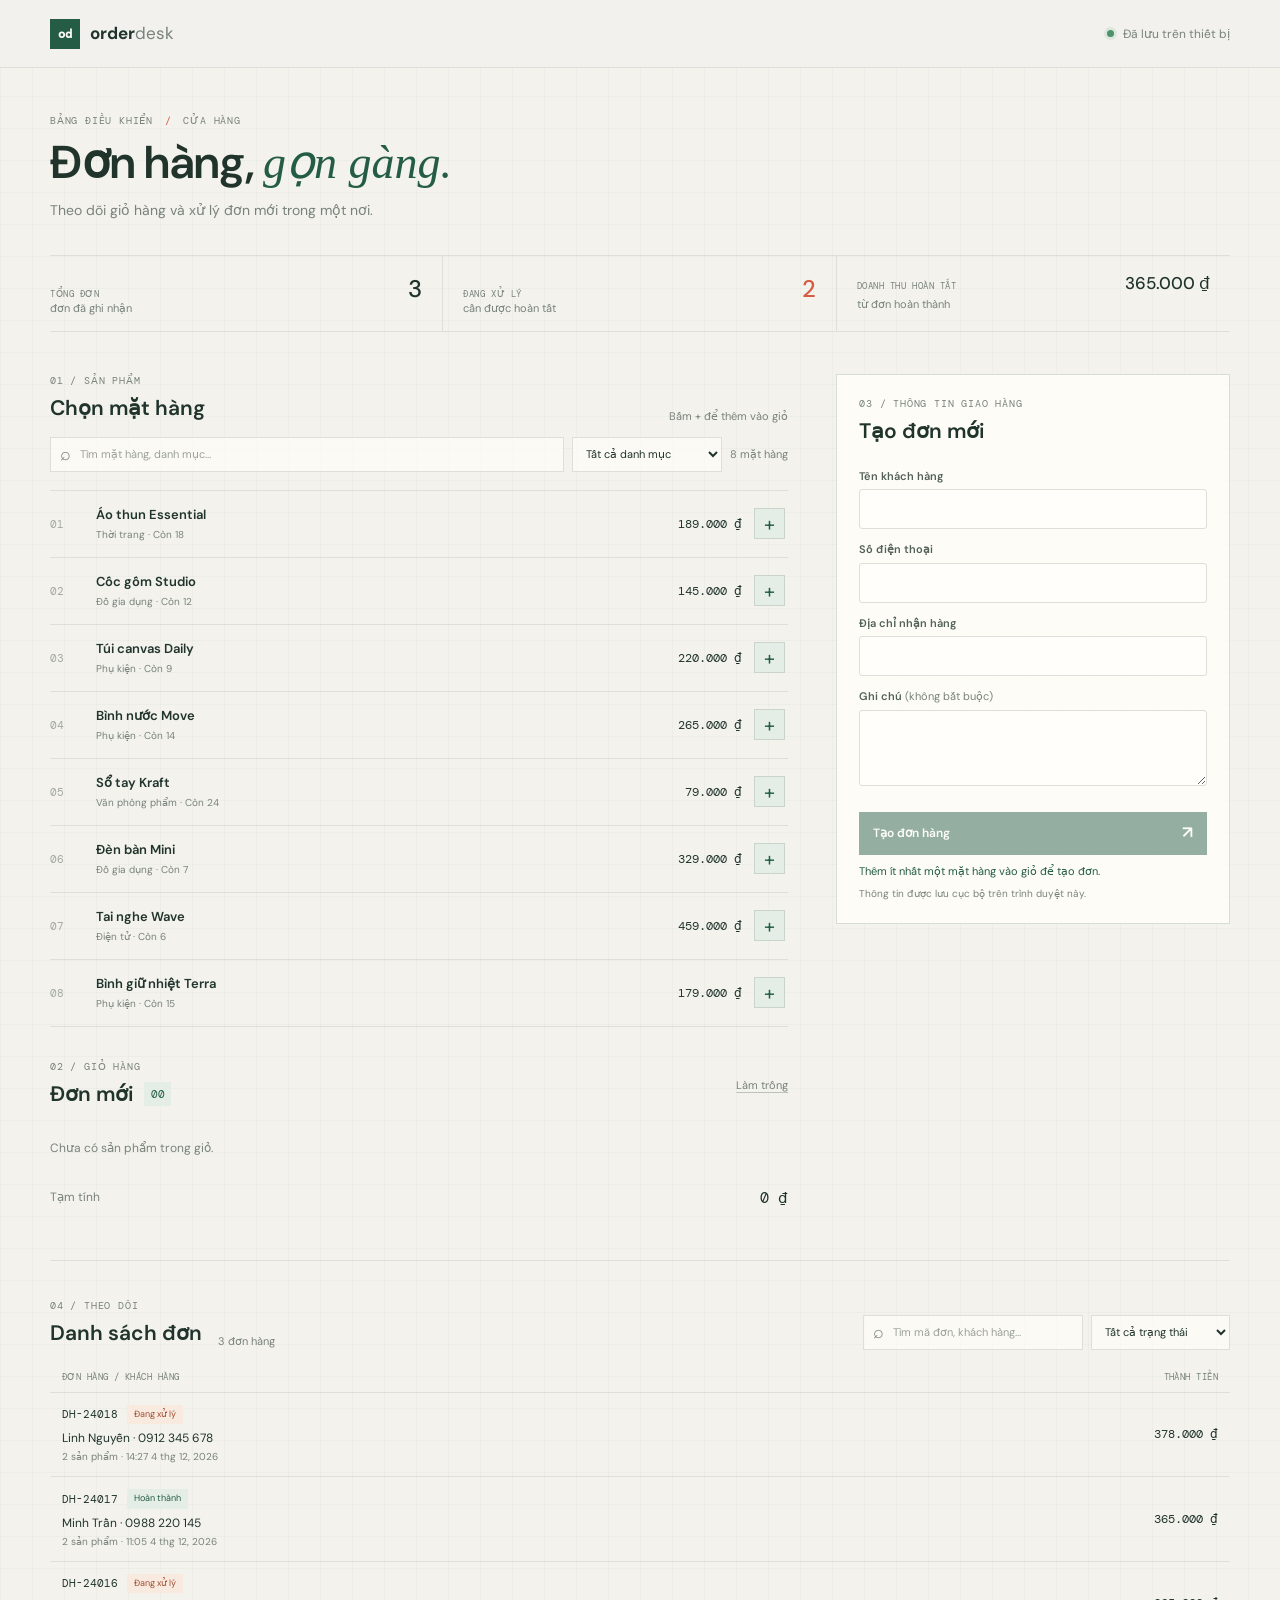
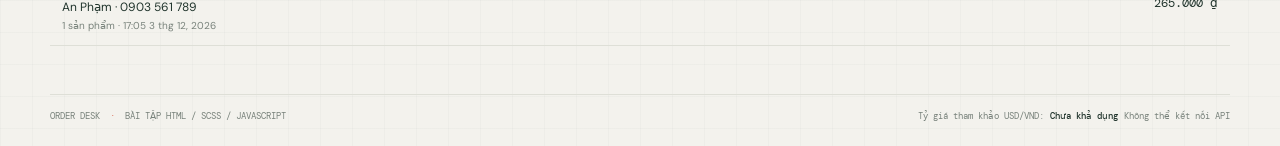
<file: Buoi1/index.html>
<!DOCTYPE html>
<html lang="vi">
  <head>
    <meta charset="UTF-8" />
    <meta http-equiv="refresh" content="0; url=order-management-site/index.html" />
    <title>Redirecting...</title>
  </head>
  <body>
    <p>Đang chuyển tới trang web...</p>
    <script>
      window.location.href = 'order-management-site/index.html';
    </script>
  </body>
</html>
</file>
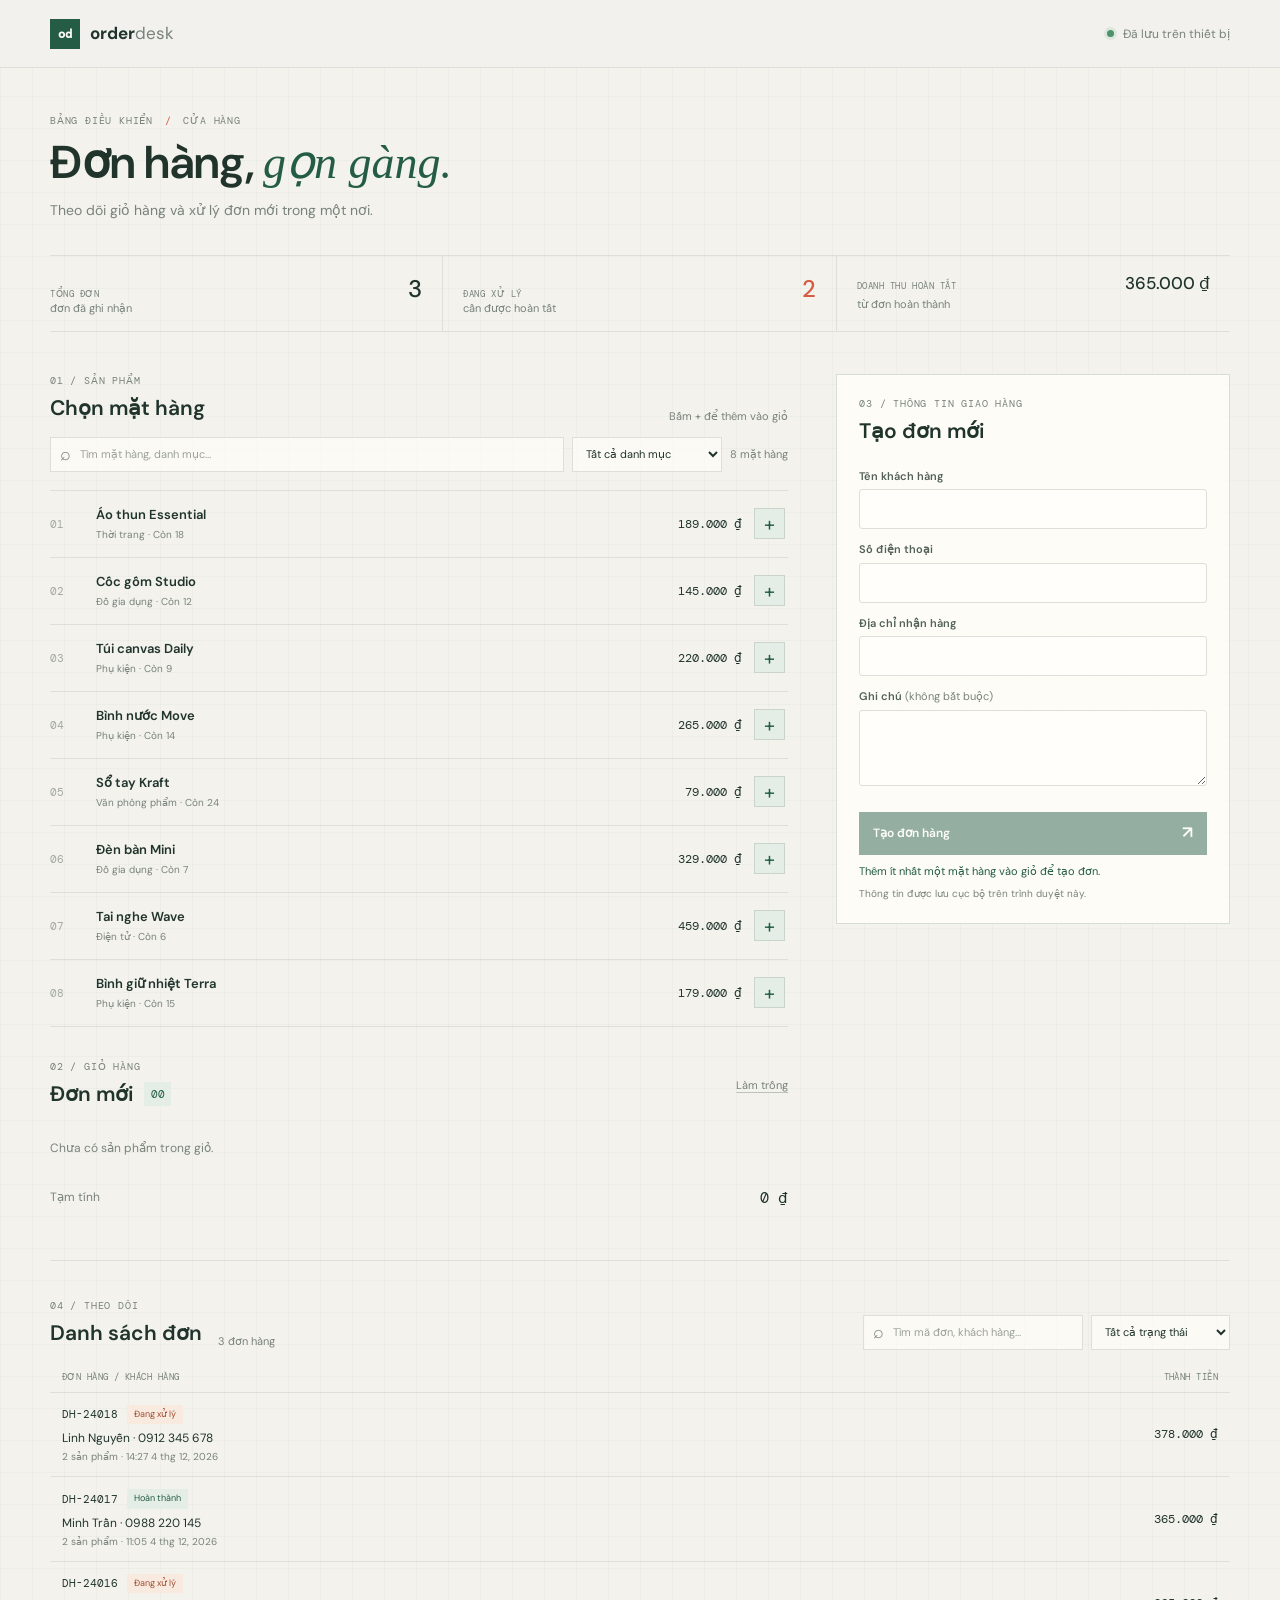
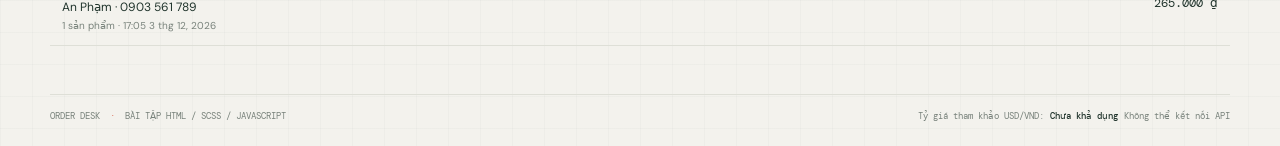
<file: Buoi1/order-management-site/index.html>
<!DOCTYPE html>
<html lang="vi">
  <head>
    <meta charset="UTF-8" />
    <meta name="viewport" content="width=device-width, initial-scale=1.0" />
    <meta name="description" content="Bảng điều khiển quản lý đơn hàng và giỏ hàng của cửa hàng nhỏ." />
    <meta name="theme-color" content="#f4f3ee" />
    <title>Order Desk | Quản lý đơn hàng</title>
    <link rel="preconnect" href="https://fonts.googleapis.com" />
    <link rel="preconnect" href="https://fonts.gstatic.com" crossorigin />
    <link href="https://fonts.googleapis.com/css2?family=DM+Mono:wght@400;500&family=DM+Sans:wght@400;500;600;700&display=swap" rel="stylesheet" />
    <link rel="stylesheet" href="css/order-management-dashboard.css" />
    <script src="js/order-entry.js" defer></script>
  </head>
  <body>
    <header class="topbar">
      <a class="brand" href="index.html" aria-label="Order Desk, trang chủ">
        <span class="brand-mark" aria-hidden="true">od</span>
        <span>order<span class="brand-light">desk</span></span>
      </a>
      <div class="topbar-meta">
        <span class="live-dot" aria-hidden="true"></span>
        <span id="storage-status" role="status" aria-live="polite">Dữ liệu lưu trên thiết bị</span>
      </div>
    </header>

    <main class="dashboard">
      <section class="intro" aria-labelledby="page-title">
        <div>
          <p class="eyebrow">BẢNG ĐIỀU KHIỂN <span>/</span> CỬA HÀNG</p>
          <h1 id="page-title">Đơn hàng, <em>gọn gàng.</em></h1>
          <p class="intro-copy">Theo dõi giỏ hàng và xử lý đơn mới trong một nơi.</p>
        </div>
      </section>

      <section class="stats" aria-label="Tổng quan đơn hàng">
        <article class="stat-item"><span class="stat-label">TỔNG ĐƠN</span><strong id="stat-orders">0</strong><span class="stat-note">đơn đã ghi nhận</span></article>
        <article class="stat-item stat-accent"><span class="stat-label">ĐANG XỬ LÝ</span><strong id="stat-pending">0</strong><span class="stat-note">cần được hoàn tất</span></article>
        <article class="stat-item"><span class="stat-label">DOANH THU HOÀN TẤT</span><strong id="stat-revenue">0 ₫</strong><span class="stat-note">từ đơn hoàn thành</span></article>
      </section>

      <section class="workspace" aria-label="Tạo đơn hàng mới">
        <div class="catalog-column">
          <div class="section-heading">
            <div><p class="eyebrow">01 / SẢN PHẨM</p><h2>Chọn mặt hàng</h2></div>
            <span class="small-note">Bấm + để thêm vào giỏ</span>
          </div>
          <div class="product-tools">
            <label class="search-box" for="product-search"><span aria-hidden="true">⌕</span><input id="product-search" type="search" placeholder="Tìm mặt hàng, danh mục..." /></label>
            <label class="select-wrap" for="product-category-filter"><span class="visually-hidden">Lọc theo danh mục mặt hàng</span>
              <select id="product-category-filter"><option value="all">Tất cả danh mục</option></select>
            </label>
            <span id="product-results-count" class="results-count" aria-live="polite"></span>
          </div>
          <div id="product-list" class="product-list"></div>

          <section class="cart-section" aria-labelledby="cart-heading">
            <div class="cart-heading">
              <div><p class="eyebrow">02 / GIỎ HÀNG</p><h2 id="cart-heading">Đơn mới <span id="cart-count" class="count-pill">00</span></h2></div>
              <button id="clear-cart" class="quiet-button" type="button">Làm trống</button>
            </div>
            <div id="cart-items" class="cart-items" aria-live="polite"></div>
            <div class="cart-total"><span>Tạm tính</span><strong id="cart-total">0 ₫</strong></div>
          </section>
        </div>

        <form id="checkout-form" class="checkout-panel">
          <p class="eyebrow">03 / THÔNG TIN GIAO HÀNG</p>
          <h2>Tạo đơn mới</h2>
          <label for="customer-name">Tên khách hàng</label>
          <input id="customer-name" name="customer" autocomplete="name" required />
          <label for="customer-phone">Số điện thoại</label>
          <input id="customer-phone" name="phone" type="tel" autocomplete="tel" required minlength="8" maxlength="20" />
          <label for="customer-address">Địa chỉ nhận hàng</label>
          <input id="customer-address" name="address" autocomplete="street-address" required />
          <label for="customer-note">Ghi chú <span>(không bắt buộc)</span></label>
          <textarea id="customer-note" name="note" rows="3"></textarea>
          <button id="checkout-submit" class="primary-button" type="submit" disabled><span>Tạo đơn hàng</span><span aria-hidden="true">↗</span></button>
          <p id="checkout-status" class="form-status" role="status" aria-live="polite"></p>
          <p class="privacy-note">Thông tin được lưu cục bộ trên trình duyệt này.</p>
        </form>
      </section>

      <section class="orders-section" aria-labelledby="orders-heading">
        <div class="orders-top">
          <div class="section-heading">
            <div><p class="eyebrow">04 / THEO DÕI</p><h2 id="orders-heading">Danh sách đơn</h2></div>
            <span id="results-count" class="results-count">0 đơn hàng</span>
          </div>
          <div class="order-tools">
            <label class="search-box" for="order-search"><span aria-hidden="true">⌕</span><input id="order-search" type="search" placeholder="Tìm mã đơn, khách hàng..." /></label>
            <label class="select-wrap" for="status-filter"><span class="visually-hidden">Lọc trạng thái đơn hàng</span>
              <select id="status-filter"><option value="all">Tất cả trạng thái</option><option value="pending">Đang xử lý</option><option value="completed">Hoàn thành</option></select>
            </label>
          </div>
        </div>
        <div class="order-list-heading" aria-hidden="true"><span>ĐƠN HÀNG / KHÁCH HÀNG</span><span>THÀNH TIỀN</span></div>
        <div id="orders-list" class="orders-list" aria-live="polite"></div>
      </section>
    </main>

    <footer class="site-footer"><span>ORDER DESK <span class="footer-dot">·</span> BÀI TẬP HTML / SCSS / JAVASCRIPT</span><span class="exchange-note">Tỷ giá tham khảo USD/VND: <strong id="exchange-rate">Đang tải...</strong> <small id="exchange-status" role="status" aria-live="polite"></small></span></footer>

  </body>
</html>
</file>
<file: Buoi1/order-management-site/css/order-management-dashboard.css>
* { box-sizing: border-box; }
html { min-width: 320px; scroll-behavior: smooth; }
body { margin: 0; color: #20342c; background: #f3f2ed; background-image: linear-gradient(rgba(32, 52, 44, .025) 1px, transparent 1px), linear-gradient(90deg, rgba(32, 52, 44, .025) 1px, transparent 1px); background-size: 32px 32px; font-family: "DM Sans", sans-serif; line-height: 1.5; }
button, input, textarea, select { font: inherit; }
button { color: inherit; }
button:focus-visible, a:focus-visible { outline: 3px solid rgba(36, 92, 70, .5); outline-offset: 3px; }
.visually-hidden { position: absolute; width: 1px; height: 1px; overflow: hidden; clip: rect(0, 0, 0, 0); white-space: nowrap; }
.login-screen { display: grid; grid-template-columns: minmax(0, 1fr) minmax(320px, .85fr); align-items: center; gap: 72px; width: min(940px, calc(100% - 48px)); min-height: 100vh; margin: 0 auto; padding: 48px 0; }
.login-copy .brand { margin-bottom: 82px; }
.login-copy .eyebrow { margin-bottom: 12px; }
.login-copy h1 { margin: 0; font-size: 48px; font-weight: 600; line-height: 1.08; }
.login-copy h1 em { color: #245c46; font-family: Georgia, serif; font-weight: 400; }
.login-copy > p:last-child { max-width: 330px; margin: 15px 0 0; color: #78827b; font-size: 14px; }
.login-panel { padding: 28px; border: 1px solid #dedfd7; background: rgba(255, 254, 250, .88); }
.login-panel h2 { margin: 0 0 20px; font-size: 22px; font-weight: 600; }
.login-panel label { display: block; margin: 13px 0 5px; color: #536159; font-size: 11px; font-weight: 600; }
.login-panel input, .login-panel select { width: 100%; padding: 10px 11px; border: 1px solid #dedfd7; border-radius: 3px; background: #fffefa; color: #20342c; font: inherit; font-size: 12px; outline: none; transition: border-color 160ms ease, box-shadow 160ms ease; }
.login-panel input:focus, .login-panel select:focus { border-color: #245c46; box-shadow: 0 0 0 3px rgba(36, 92, 70, .12); }
.login-panel .primary-button { margin-top: 20px; }
.login-panel .form-status { color: #d65b42; }
.demo-accounts { display: grid; gap: 7px; margin-top: 16px; padding-top: 13px; border-top: 1px solid #dedfd7; }
.demo-label { color: #78827b; font: 9px "DM Mono", monospace; letter-spacing: .06em; }
.demo-accounts button { display: flex; justify-content: space-between; padding: 8px 0; border: 0; border-bottom: 1px solid rgba(222, 223, 215, .65); background: transparent; color: #245c46; cursor: pointer; font-size: 11px; text-align: left; }
.demo-accounts button:hover { color: #d65b42; }
.auth-notice { margin: 13px 0 0; color: #78827b; font-size: 10px; }
.login-screen[hidden], #app-shell[hidden] { display: none !important; }
.topbar { display: flex; align-items: center; justify-content: space-between; min-height: 68px; padding: 0 max(24px, calc((100vw - 1180px) / 2)); border-bottom: 1px solid #dedfd7; background: rgba(243, 242, 237, .94); }
.brand { display: inline-flex; align-items: center; gap: 10px; color: #20342c; font-size: 17px; font-weight: 700; text-decoration: none; }
.brand-light { color: #78827b; font-weight: 400; }
.brand-mark { display: grid; width: 30px; height: 30px; place-items: center; background: #245c46; color: #fffefa; font-family: "DM Mono", monospace; font-size: 12px; }
.topbar-meta { display: flex; align-items: center; gap: 9px; color: #78827b; font-size: 12px; }
.meta-divider { width: 1px; height: 16px; background: #dedfd7; }
.session-account { color: #20342c; font-size: 11px; }
.live-dot { width: 7px; height: 7px; border-radius: 50%; background: #4a936d; box-shadow: 0 0 0 3px rgba(74, 147, 109, .12); }
.dashboard { width: min(1180px, calc(100% - 48px)); margin: 0 auto; }
.intro { display: flex; align-items: flex-end; justify-content: space-between; gap: 48px; padding: 46px 0 34px; }
.eyebrow { margin: 0 0 10px; color: #78827b; font: 10px/1.4 "DM Mono", monospace; letter-spacing: .08em; }
.eyebrow span { padding: 0 5px; color: #d65b42; }
.intro h1 { margin: 0; font-size: 46px; font-weight: 600; line-height: 1.08; }
.intro h1 em { color: #245c46; font-family: Georgia, serif; font-weight: 400; }
.intro-copy { margin: 12px 0 0; color: #78827b; font-size: 14px; }
.icon-button { display: grid; width: 27px; height: 27px; place-items: center; border: 1px solid #dedfd7; background: transparent; cursor: pointer; font-size: 17px; }
.icon-button:hover { border-color: #245c46; color: #245c46; }
.stats { display: grid; grid-template-columns: repeat(3, 1fr); border-top: 1px solid #dedfd7; border-bottom: 1px solid #dedfd7; }
.stat-item { display: grid; grid-template-columns: 1fr auto; align-items: baseline; padding: 15px 20px; border-right: 1px solid #dedfd7; }
.stat-item:first-child { padding-left: 0; }
.stat-item:last-child { border: 0; }
.stat-label { color: #78827b; font: 9px "DM Mono", monospace; letter-spacing: .06em; }
.stat-item strong { grid-column: 2; grid-row: 1 / span 2; font-size: 24px; font-weight: 500; }
.stat-item:last-child strong { font-size: 17px; }
.stat-note { color: #78827b; font-size: 11px; }
.stat-accent strong { color: #d65b42; }
.workspace { display: grid; grid-template-columns: minmax(0, 1.5fr) minmax(300px, .8fr); gap: 48px; padding: 42px 0 52px; border-bottom: 1px solid #dedfd7; }
.section-heading, .cart-heading { display: flex; align-items: flex-end; justify-content: space-between; gap: 16px; }
.section-heading h2, .cart-heading h2, .checkout-panel h2, .dialog-heading h2 { margin: 0; font-size: 21px; font-weight: 600; }
.section-heading .eyebrow, .cart-heading .eyebrow { margin-bottom: 5px; }
.small-note, .results-count { color: #78827b; font-size: 11px; }
.product-tools { display: flex; align-items: center; gap: 8px; margin-top: 12px; }
.product-tools .search-box { flex: 1; width: auto; }
.product-tools .select-wrap { min-width: 150px; }
.product-tools .select-wrap select { width: 100%; }
.product-tools .results-count { flex: 0 0 auto; }
.empty-products { margin: 0; padding: 18px 4px; color: #78827b; font-size: 12px; }
.product-list { margin-top: 18px; border-top: 1px solid #dedfd7; }
.product-row { display: grid; grid-template-columns: 34px minmax(0, 1fr) auto 34px; align-items: center; gap: 12px; min-height: 67px; border-bottom: 1px solid #dedfd7; }
.product-index { color: #a3a89f; font: 11px "DM Mono", monospace; }
.product-info h3 { margin: 0; font-size: 13px; font-weight: 600; }
.product-info p { margin: 2px 0 0; color: #78827b; font-size: 10px; }
.product-row > strong { font: 12px "DM Mono", monospace; white-space: nowrap; }
.add-product { width: 31px; height: 31px; border: 1px solid #c9d4ca; background: #e4eee6; color: #245c46; cursor: pointer; font-size: 20px; line-height: 1; transition: background 160ms ease, color 160ms ease; }
.add-product:hover { background: #245c46; color: #fffefa; }
.cart-section { margin-top: 33px; }
.cart-heading { align-items: center; }
.count-pill { display: inline-grid; min-width: 27px; height: 24px; margin-left: 5px; place-items: center; background: #e4eee6; color: #245c46; font: 11px "DM Mono", monospace; vertical-align: 3px; }
.quiet-button { padding: 6px 0; border: 0; background: transparent; color: #78827b; cursor: pointer; font-size: 11px; text-decoration: underline; text-decoration-color: #bdc2b9; text-underline-offset: 3px; }
.quiet-button:hover { color: #245c46; }
.cart-items { min-height: 54px; margin-top: 12px; }
.empty-cart, .empty-orders { margin: 0; padding: 17px 0; color: #78827b; font-size: 12px; }
.cart-row { display: flex; align-items: center; justify-content: space-between; gap: 16px; padding: 10px 0; border-bottom: 1px solid rgba(222, 223, 215, .7); }
.cart-row > div:first-child { display: grid; gap: 2px; }
.cart-row strong { font-size: 12px; font-weight: 500; }
.cart-row span { color: #78827b; font-size: 10px; }
.quantity-control { display: flex; align-items: center; gap: 9px; }
.quantity-control button { width: 24px; height: 24px; border: 1px solid #dedfd7; background: #fffefa; cursor: pointer; }
.quantity-control button:hover { border-color: #245c46; }
.quantity-control span { min-width: 12px; color: #20342c; text-align: center; font: 11px "DM Mono", monospace; }
.cart-total { display: flex; justify-content: space-between; padding-top: 12px; color: #78827b; font-size: 12px; }
.cart-total strong { color: #20342c; font: 15px "DM Mono", monospace; }
.checkout-panel { align-self: start; padding: 22px; border: 1px solid #d5ddd4; background: rgba(255, 254, 250, .85); }
.checkout-panel > .eyebrow { margin-bottom: 5px; }
.checkout-panel h2 { margin-bottom: 20px; }
.checkout-panel label, .edit-form label { display: block; margin: 12px 0 5px; color: #536159; font-size: 11px; font-weight: 600; }
.checkout-panel label span { color: #78827b; font-weight: 400; }
.checkout-panel input, .checkout-panel textarea, .edit-form input:not([type="hidden"]), .edit-form textarea, .edit-form select { width: 100%; padding: 10px 11px; border: 1px solid #dedfd7; border-radius: 3px; outline: none; background: #fffefa; color: #20342c; font: inherit; font-size: 12px; transition: border-color 160ms ease, box-shadow 160ms ease; }
.checkout-panel input:focus, .checkout-panel textarea:focus, .edit-form input:focus, .edit-form textarea:focus, .edit-form select:focus { border-color: #245c46; box-shadow: 0 0 0 3px rgba(36, 92, 70, .12); }
.checkout-panel textarea, .edit-form textarea { resize: vertical; }
.checkout-panel input::placeholder, .checkout-panel textarea::placeholder { color: #a3aaa1; }
.primary-button { display: flex; align-items: center; justify-content: space-between; gap: 16px; width: 100%; min-height: 43px; margin-top: 19px; padding: 0 14px; border: 0; background: #245c46; color: #fffefa; cursor: pointer; font-size: 12px; font-weight: 600; text-align: left; transition: background 150ms ease, opacity 150ms ease; }
.primary-button:hover:not(:disabled) { background: #174631; }
.primary-button:disabled { cursor: not-allowed; opacity: .48; }
.primary-button span:last-child { font-size: 17px; }
.form-status { min-height: 16px; margin: 8px 0 0; color: #245c46; font-size: 11px; }
.privacy-note { margin: 7px 0 0; color: #78827b; font-size: 10px; }
.orders-section { padding: 38px 0 48px; }
.orders-top { display: flex; align-items: flex-end; justify-content: space-between; gap: 20px; }
.orders-top .section-heading { align-items: flex-end; }
.order-tools { display: flex; align-items: center; gap: 8px; }
.search-box, .select-wrap { display: flex; align-items: center; height: 35px; border: 1px solid #dedfd7; background: rgba(255, 254, 250, .7); }
.search-box { width: 220px; gap: 7px; padding: 0 9px; color: #78827b; }
.search-box > span { font-size: 18px; }
.search-box input { width: 100%; min-width: 0; border: 0; outline: 0; background: transparent; color: #20342c; font-size: 11px; }
.search-box input::placeholder { color: #9ba198; }
.select-wrap select { height: 100%; padding: 0 25px 0 9px; border: 0; outline: 0; background: transparent; color: #20342c; font-size: 11px; }
.danger-quiet { color: #d65b42; white-space: nowrap; }
.order-list-heading { display: grid; grid-template-columns: minmax(0, 1fr) 150px; gap: 18px; margin-top: 21px; padding: 0 12px 9px; border-bottom: 1px solid #dedfd7; color: #78827b; font: 9px "DM Mono", monospace; letter-spacing: .05em; }
.order-list-heading span:nth-child(2) { text-align: right; }
.orders-list { border-bottom: 1px solid #dedfd7; }
.order-row { display: grid; grid-template-columns: minmax(0, 1fr) 150px; align-items: center; gap: 18px; min-height: 83px; padding: 12px; border-bottom: 1px solid #dedfd7; animation: row-in 260ms ease both; }
.order-row:last-child { border-bottom: 0; }
.order-identity { display: flex; align-items: center; flex-wrap: wrap; gap: 9px; }
.order-identity > strong { font: 11px "DM Mono", monospace; }
.status-badge { padding: 3px 7px; font-size: 9px; }
.status-badge.pending { background: #f8eadf; color: #a14d31; }
.status-badge.completed { background: #e4eee6; color: #245c46; }
.order-main > p { margin: 5px 0 0; font-size: 12px; }
.order-main > .order-details { margin-top: 2px; color: #78827b; font-size: 10px; }
.order-amount { text-align: right; font: 12px "DM Mono", monospace; }
.order-actions { display: flex; justify-content: flex-end; gap: 12px; }
.text-action { padding: 4px 0; border: 0; background: transparent; color: #68756c; cursor: pointer; font-size: 10px; }
.text-action:hover { color: #245c46; text-decoration: underline; text-underline-offset: 3px; }
.complete-action { color: #245c46; }
.delete-action:hover { color: #d65b42; }
.site-footer { display: flex; justify-content: space-between; gap: 16px; width: min(1180px, calc(100% - 48px)); margin: 0 auto; padding: 15px 0 24px; border-top: 1px solid #dedfd7; color: #78827b; font: 9px "DM Mono", monospace; }
.exchange-note { display: flex; align-items: center; gap: 6px; }
.exchange-note strong { color: #20342c; font-weight: 500; }
.exchange-note small { font: inherit; }
.footer-dot { padding: 0 5px; color: #d65b42; }
.edit-dialog { width: min(480px, calc(100% - 28px)); max-height: min(90vh, 760px); padding: 0; border: 1px solid #dedfd7; background: #f3f2ed; color: #20342c; box-shadow: 0 24px 80px rgba(25, 38, 31, .22); }
.edit-dialog::backdrop { background: rgba(25, 38, 31, .42); backdrop-filter: blur(2px); }
.edit-form { padding: 24px; }
.dialog-heading { display: flex; justify-content: space-between; gap: 12px; margin-bottom: 18px; }
.dialog-heading h2 { font-size: 20px; }
.close-button { font-size: 21px; }
.dialog-actions { display: flex; justify-content: flex-end; gap: 15px; margin-top: 8px; }
.dialog-actions .primary-button { width: auto; min-width: 155px; margin-top: 12px; }
.dialog-actions .quiet-button { align-self: center; }
@keyframes row-in { from { opacity: 0; transform: translateY(5px); } to { opacity: 1; transform: translateY(0); } }
@media (max-width: 900px) {
  .login-screen { gap: 36px; }
  .login-copy .brand { margin-bottom: 50px; }
  .intro { align-items: flex-start; gap: 24px; }
  .intro h1 { font-size: 40px; }
  .workspace { grid-template-columns: minmax(0, 1fr) 310px; gap: 28px; }
  .orders-top { align-items: flex-start; flex-direction: column; }
  .order-tools { width: 100%; }
  .search-box { flex: 1; }
}
@media (max-width: 640px) {
  .login-screen { grid-template-columns: 1fr; align-content: center; gap: 25px; width: calc(100% - 36px); padding: 30px 0; }
  .login-copy .brand { margin-bottom: 28px; }
  .login-copy h1 { font-size: 38px; }
  .login-copy > p:last-child { font-size: 12px; }
  .login-panel { padding: 20px; }
  .topbar { min-height: 58px; padding: 0 18px; }
  .topbar-meta { gap: 6px; font-size: 10px; }
  .topbar-meta > #storage-status { display: none; }
  .session-account { max-width: 115px; overflow: hidden; text-overflow: ellipsis; white-space: nowrap; }
  .dashboard, .site-footer { width: calc(100% - 36px); }
  .intro { flex-direction: column; gap: 20px; padding: 32px 0 25px; }
  .intro h1 { font-size: 36px; }
  .intro-copy { max-width: 300px; font-size: 13px; }
  .stats { grid-template-columns: repeat(3, minmax(0, 1fr)); }
  .stat-item { display: flex; align-items: flex-start; flex-direction: column; gap: 3px; padding: 12px 9px; }
  .stat-item:first-child { padding-left: 0; }
  .stat-item strong { order: 1; font-size: 20px; }
  .stat-label { min-height: 24px; font-size: 8px; }
  .stat-note { font-size: 9px; }
  .stat-item:last-child strong { font-size: 13px; }
  .workspace { grid-template-columns: 1fr; gap: 28px; padding: 30px 0 35px; }
  .small-note { max-width: 110px; text-align: right; }
  .product-row { grid-template-columns: 25px minmax(0, 1fr) auto 31px; gap: 8px; }
  .product-row > strong { font-size: 10px; }
  .product-tools { flex-wrap: wrap; }
  .product-tools .search-box { flex-basis: 100%; }
  .product-tools .select-wrap { flex: 1; }
  .orders-section { padding: 30px 0; }
  .order-tools { flex-wrap: wrap; }
  .search-box { flex-basis: 100%; }
  .select-wrap { flex: 1; }
  .select-wrap select { width: 100%; }
  .order-list-heading { display: none; }
  .order-row { grid-template-columns: minmax(0, 1fr) auto; gap: 6px 10px; padding: 13px 2px; }
  .order-main { grid-column: 1 / -1; }
  .order-amount { grid-column: 1; grid-row: 2; text-align: left; }
  .order-actions { grid-column: 2; grid-row: 2; gap: 10px; }
  .site-footer { flex-direction: column; padding: 13px 0 20px; font-size: 8px; }
  .exchange-note { flex-wrap: wrap; }
}
@media (prefers-reduced-motion: reduce) { *, *::before, *::after { scroll-behavior: auto !important; animation-duration: .01ms !important; transition-duration: .01ms !important; } }
.admin-navigation { display: flex; gap: 5px; width: min(1180px, calc(100% - 48px)); margin: 0 auto; padding: 14px 0 0; border-bottom: 1px solid #dedfd7; }
.admin-navigation[hidden], .admin-view[hidden] { display: none !important; }
.admin-navigation button { padding: 9px 13px 11px; border: 0; border-bottom: 2px solid transparent; background: transparent; color: #78827b; cursor: pointer; font-size: 12px; }
.admin-navigation button:hover, .admin-navigation button[aria-current="page"] { border-bottom-color: #245c46; color: #245c46; }
.admin-view { min-height: 65vh; padding: 42px 0 55px; }
.admin-view-heading { display: flex; align-items: flex-end; justify-content: space-between; gap: 18px; margin-bottom: 24px; }
.admin-view-heading h1 { margin: 0; font-size: 30px; font-weight: 600; }
.product-form { display: grid; grid-template-columns: repeat(4, minmax(0, 1fr)); gap: 8px 14px; align-items: end; padding: 18px; border: 1px solid #dedfd7; background: rgba(255, 254, 250, .7); }
.product-form label { color: #536159; font-size: 11px; font-weight: 600; }
.product-form input:not([type="hidden"]) { width: 100%; min-width: 0; padding: 9px 10px; border: 1px solid #dedfd7; border-radius: 3px; background: #fffefa; color: #20342c; font-size: 12px; }
.product-form input:focus { outline: 2px solid rgba(36, 92, 70, .2); border-color: #245c46; }
.product-form label[for="product-name"] { grid-area: 1 / 1; }
.product-form #product-name { grid-area: 2 / 1; }
.product-form label[for="product-category"] { grid-area: 1 / 2; }
.product-form #product-category { grid-area: 2 / 2; }
.product-form label[for="product-price"] { grid-area: 1 / 3; }
.product-form #product-price { grid-area: 2 / 3; }
.product-form label[for="product-stock"] { grid-area: 1 / 4; }
.product-form #product-stock { grid-area: 2 / 4; }
.product-form .primary-button { grid-area: 3 / 1 / 4 / 3; width: auto; margin: 5px 0 0; }
.product-form .quiet-button { grid-area: 3 / 3 / 4 / 5; justify-self: start; }
.admin-list-heading, .admin-list-row { display: grid; grid-template-columns: minmax(0, 1fr) 170px 150px; align-items: center; gap: 18px; }
.admin-list-heading { margin-top: 24px; padding: 0 12px 9px; border-bottom: 1px solid #dedfd7; color: #78827b; font: 9px "DM Mono", monospace; letter-spacing: .05em; }
.admin-list-row { min-height: 72px; padding: 11px 12px; border-bottom: 1px solid #dedfd7; }
.admin-list-row > div:first-child, .admin-inventory { display: grid; gap: 3px; }
.admin-list-row strong { font-size: 12px; font-weight: 500; }
.admin-list-row span { color: #78827b; font-size: 10px; }
.admin-inventory strong { font: 11px "DM Mono", monospace; }
.admin-inventory span { font-size: 10px; }
.admin-list-row > .order-actions { justify-content: flex-end; }
.account-status { justify-self: start; padding: 4px 8px; background: #e4eee6; color: #245c46 !important; }
.account-status.blocked { background: #f8eadf; color: #a14d31 !important; }
.report-filter { display: flex; align-items: flex-end; gap: 12px; padding: 16px 0 22px; border-bottom: 1px solid #dedfd7; }
.report-filter label { display: grid; gap: 5px; color: #78827b; font-size: 10px; }
.report-filter input { min-height: 36px; padding: 0 9px; border: 1px solid #dedfd7; background: #fffefa; color: #20342c; font-size: 11px; }
.report-filter .quiet-button { min-height: 36px; padding: 0 7px; }
.report-stats { display: grid; grid-template-columns: repeat(3, 1fr); margin-top: 22px; border-top: 1px solid #dedfd7; border-bottom: 1px solid #dedfd7; }
.report-stats .stat-item:first-child { padding-left: 0; }
.report-stats .stat-item:last-child { border: 0; }
.export-button { width: 145px; margin: 0; }
.add-product:disabled, .quantity-control button:disabled { cursor: not-allowed; opacity: .4; }
@media (max-width: 900px) {
  .product-form { grid-template-columns: repeat(2, minmax(0, 1fr)); }
  .product-form label[for="product-name"] { grid-area: 1 / 1; }
  .product-form #product-name { grid-area: 2 / 1; }
  .product-form label[for="product-category"] { grid-area: 1 / 2; }
  .product-form #product-category { grid-area: 2 / 2; }
  .product-form label[for="product-price"] { grid-area: 3 / 1; }
  .product-form #product-price { grid-area: 4 / 1; }
  .product-form label[for="product-stock"] { grid-area: 3 / 2; }
  .product-form #product-stock { grid-area: 4 / 2; }
  .product-form .primary-button { grid-area: 5 / 1; }
  .product-form .quiet-button { grid-area: 5 / 2; }
}
@media (max-width: 640px) {
  .admin-navigation { width: calc(100% - 36px); gap: 0; overflow-x: auto; }
  .admin-navigation button { flex: 0 0 auto; padding-inline: 9px; font-size: 11px; }
  .admin-view { padding: 30px 0 40px; }
  .admin-view-heading h1 { font-size: 25px; }
  .product-form { padding: 12px; gap: 7px; }
  .admin-list-heading { display: none; }
  .admin-list-row { grid-template-columns: minmax(0, 1fr) auto; gap: 8px; padding: 13px 2px; }
  .admin-list-row > .admin-inventory, .admin-list-row > .account-status { grid-column: 1; }
  .admin-list-row > .order-actions, .admin-list-row > button { grid-column: 2; grid-row: 1 / span 2; }
  .report-filter { align-items: stretch; flex-wrap: wrap; }
  .report-filter label { flex: 1 1 42%; }
  .report-filter .quiet-button { flex: 1 1 100%; text-align: left; }
  .report-stats .stat-item { padding-inline: 7px; }
  .report-stats .stat-item:last-child strong { font-size: 12px; }
}
</file>
